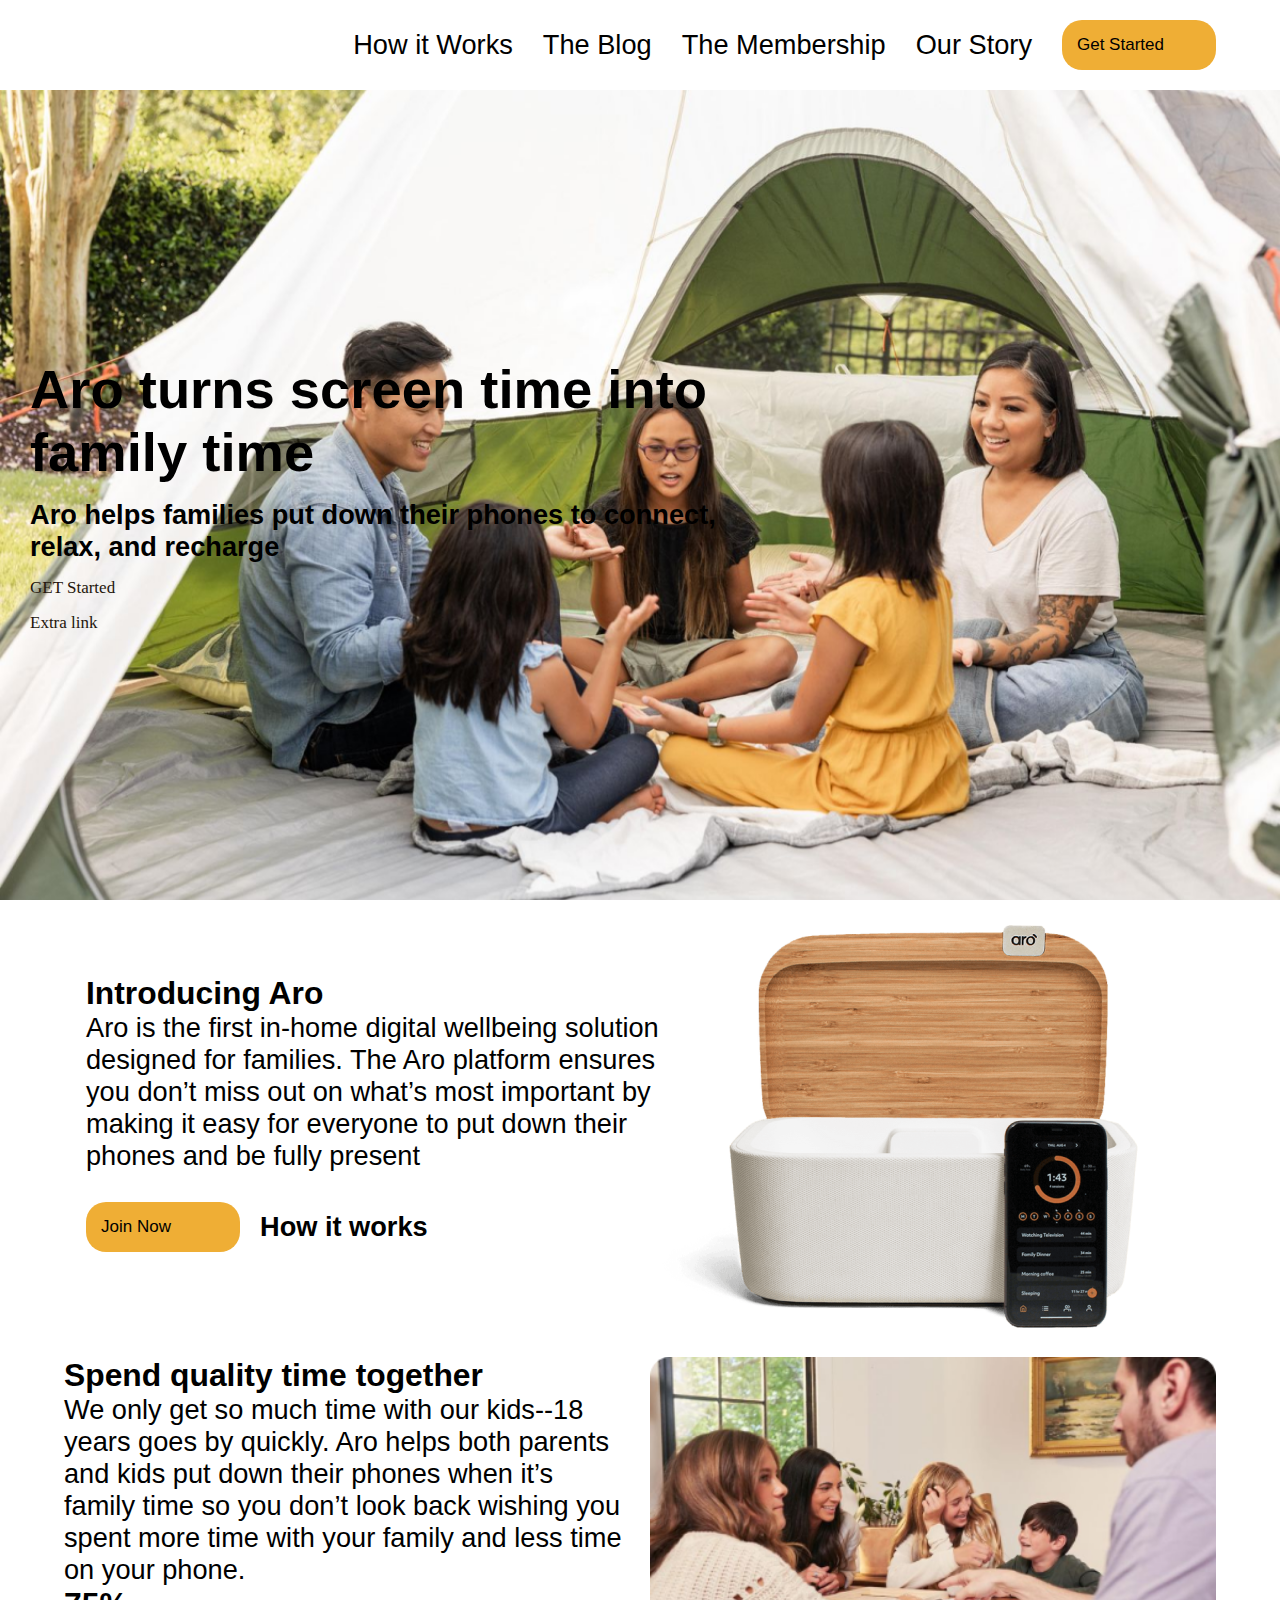
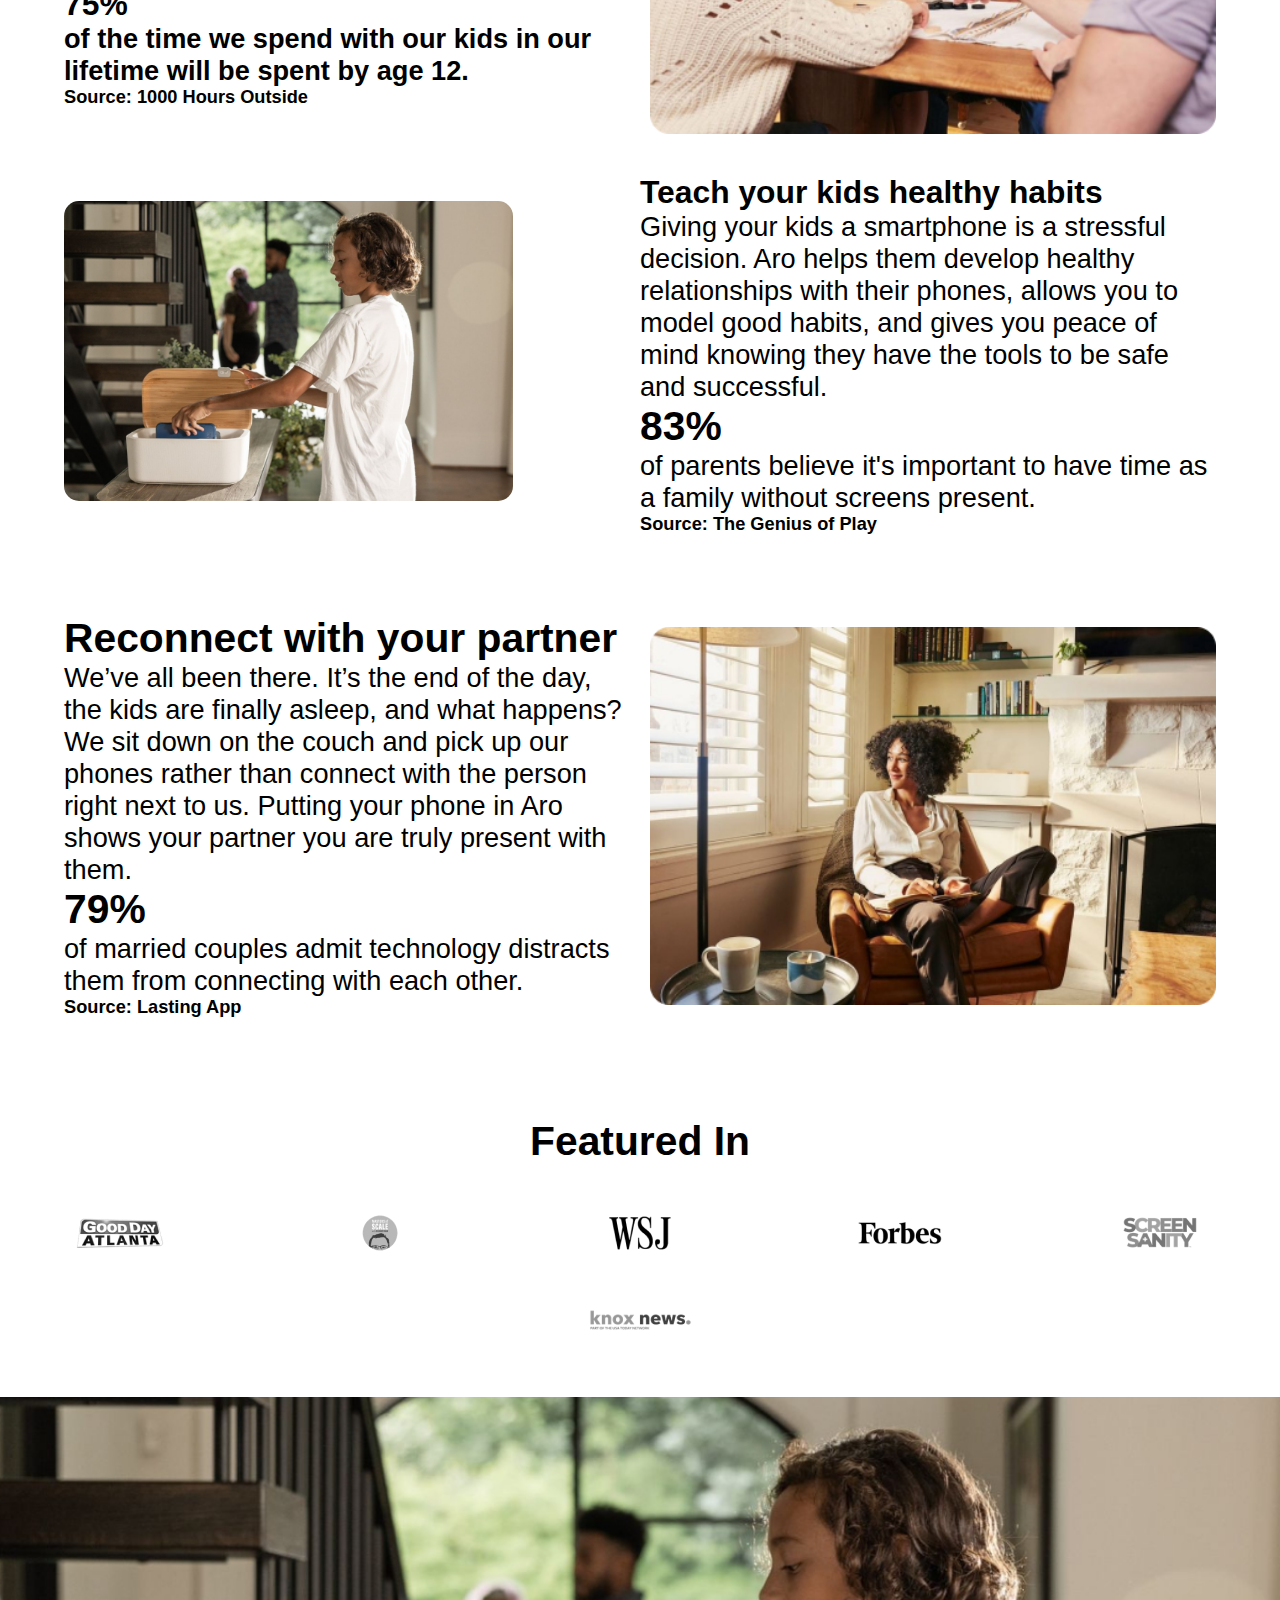
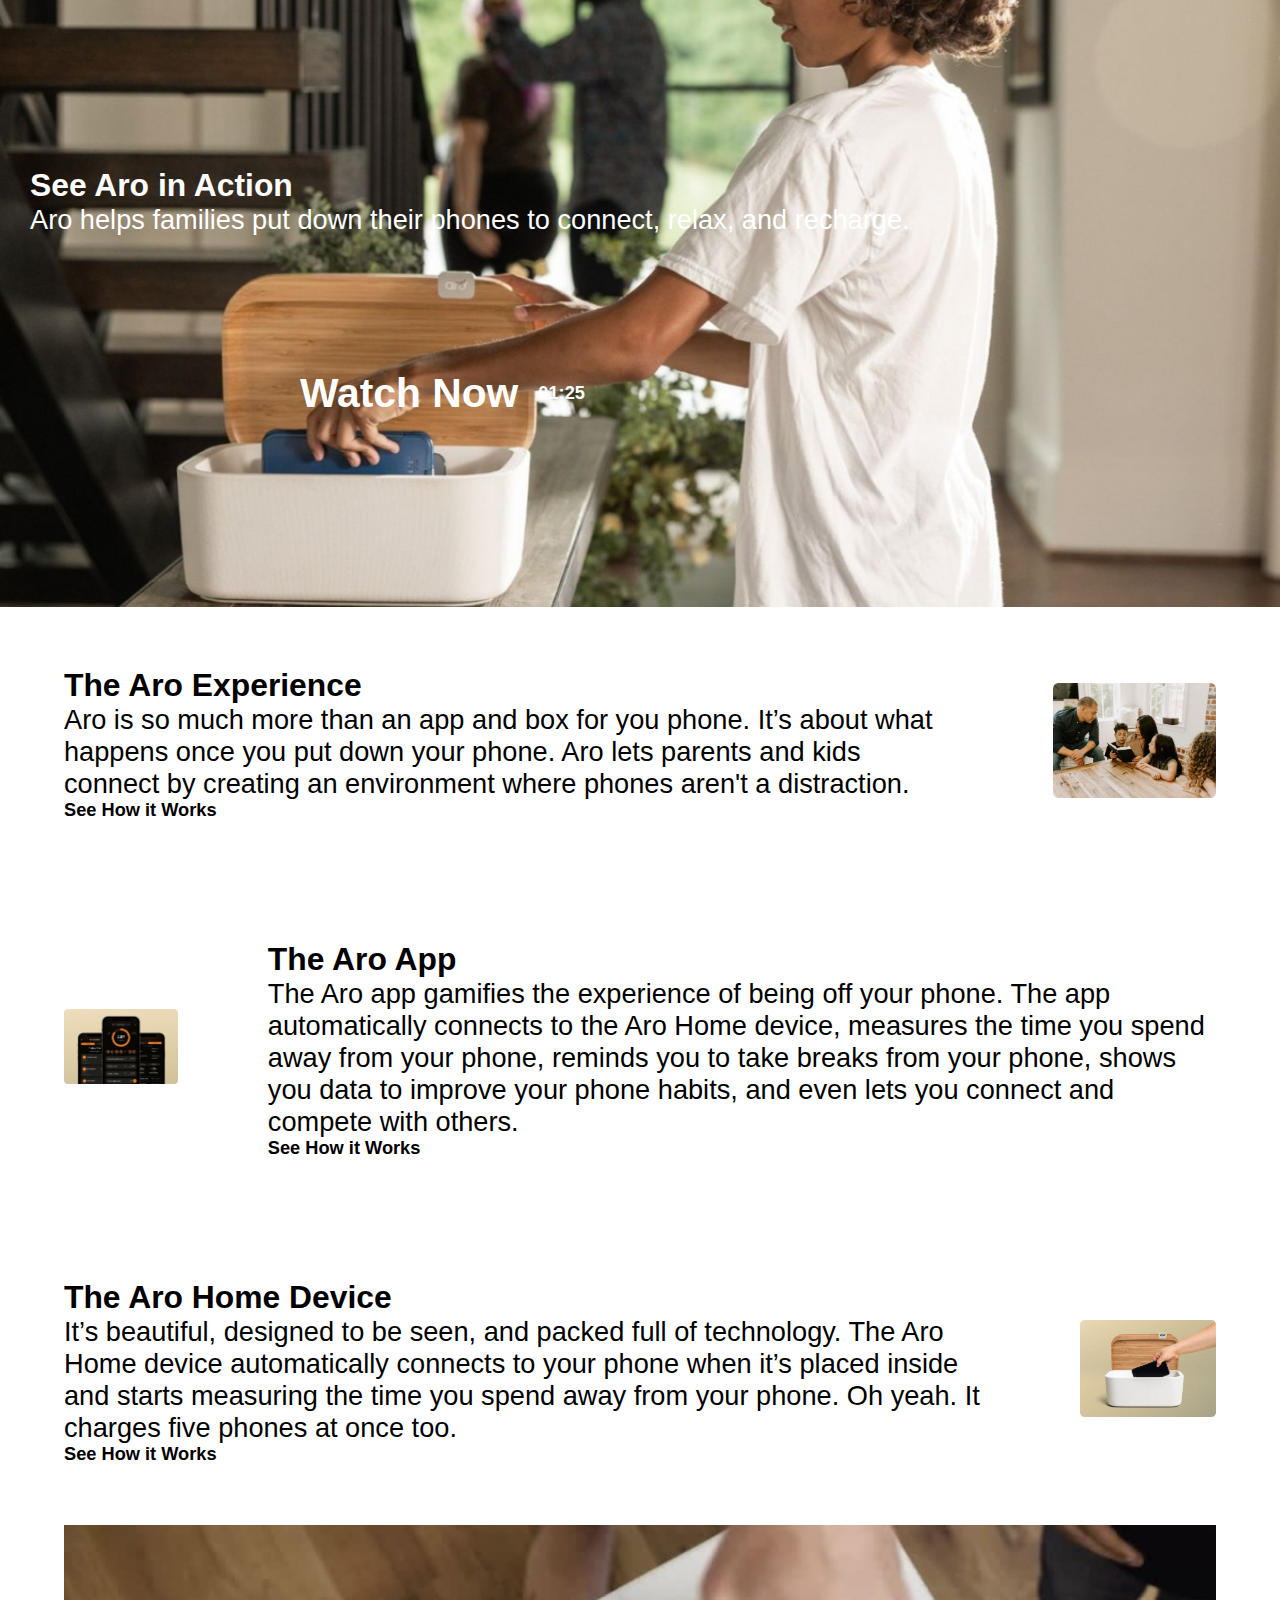
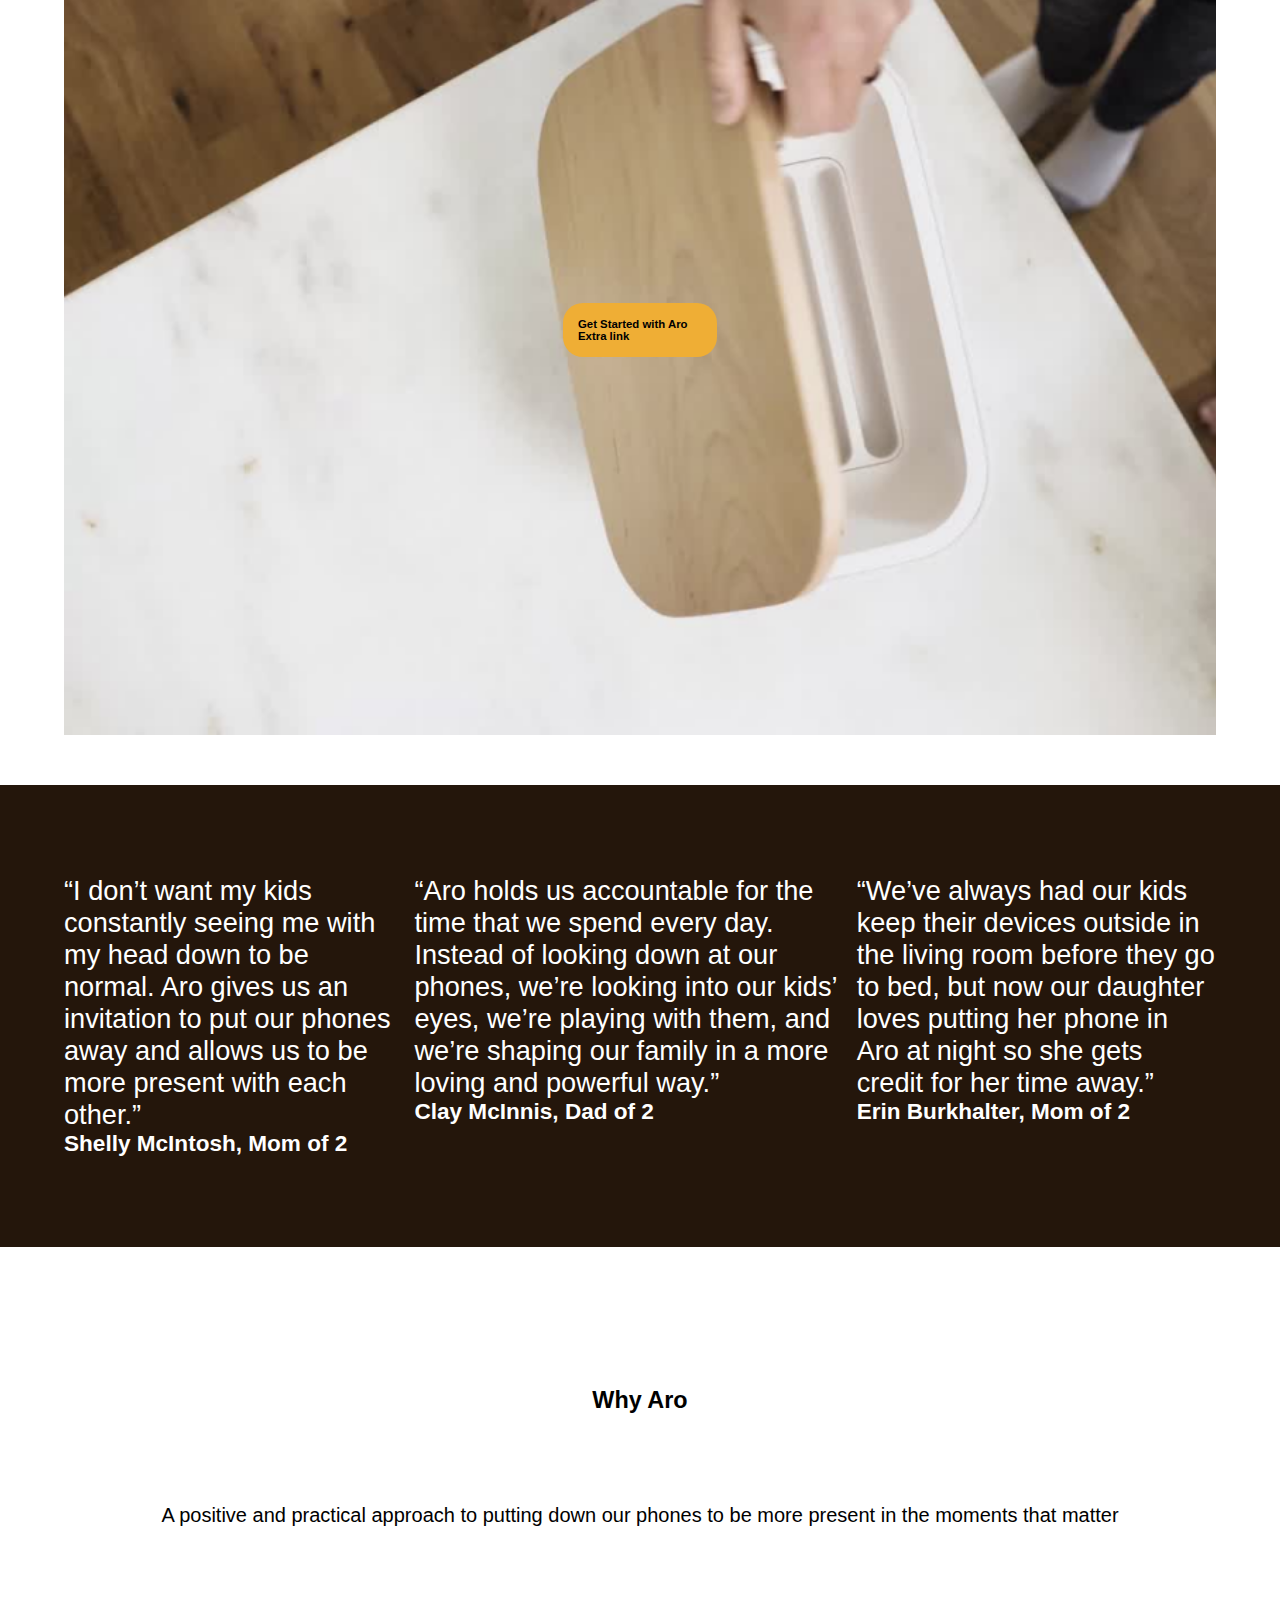
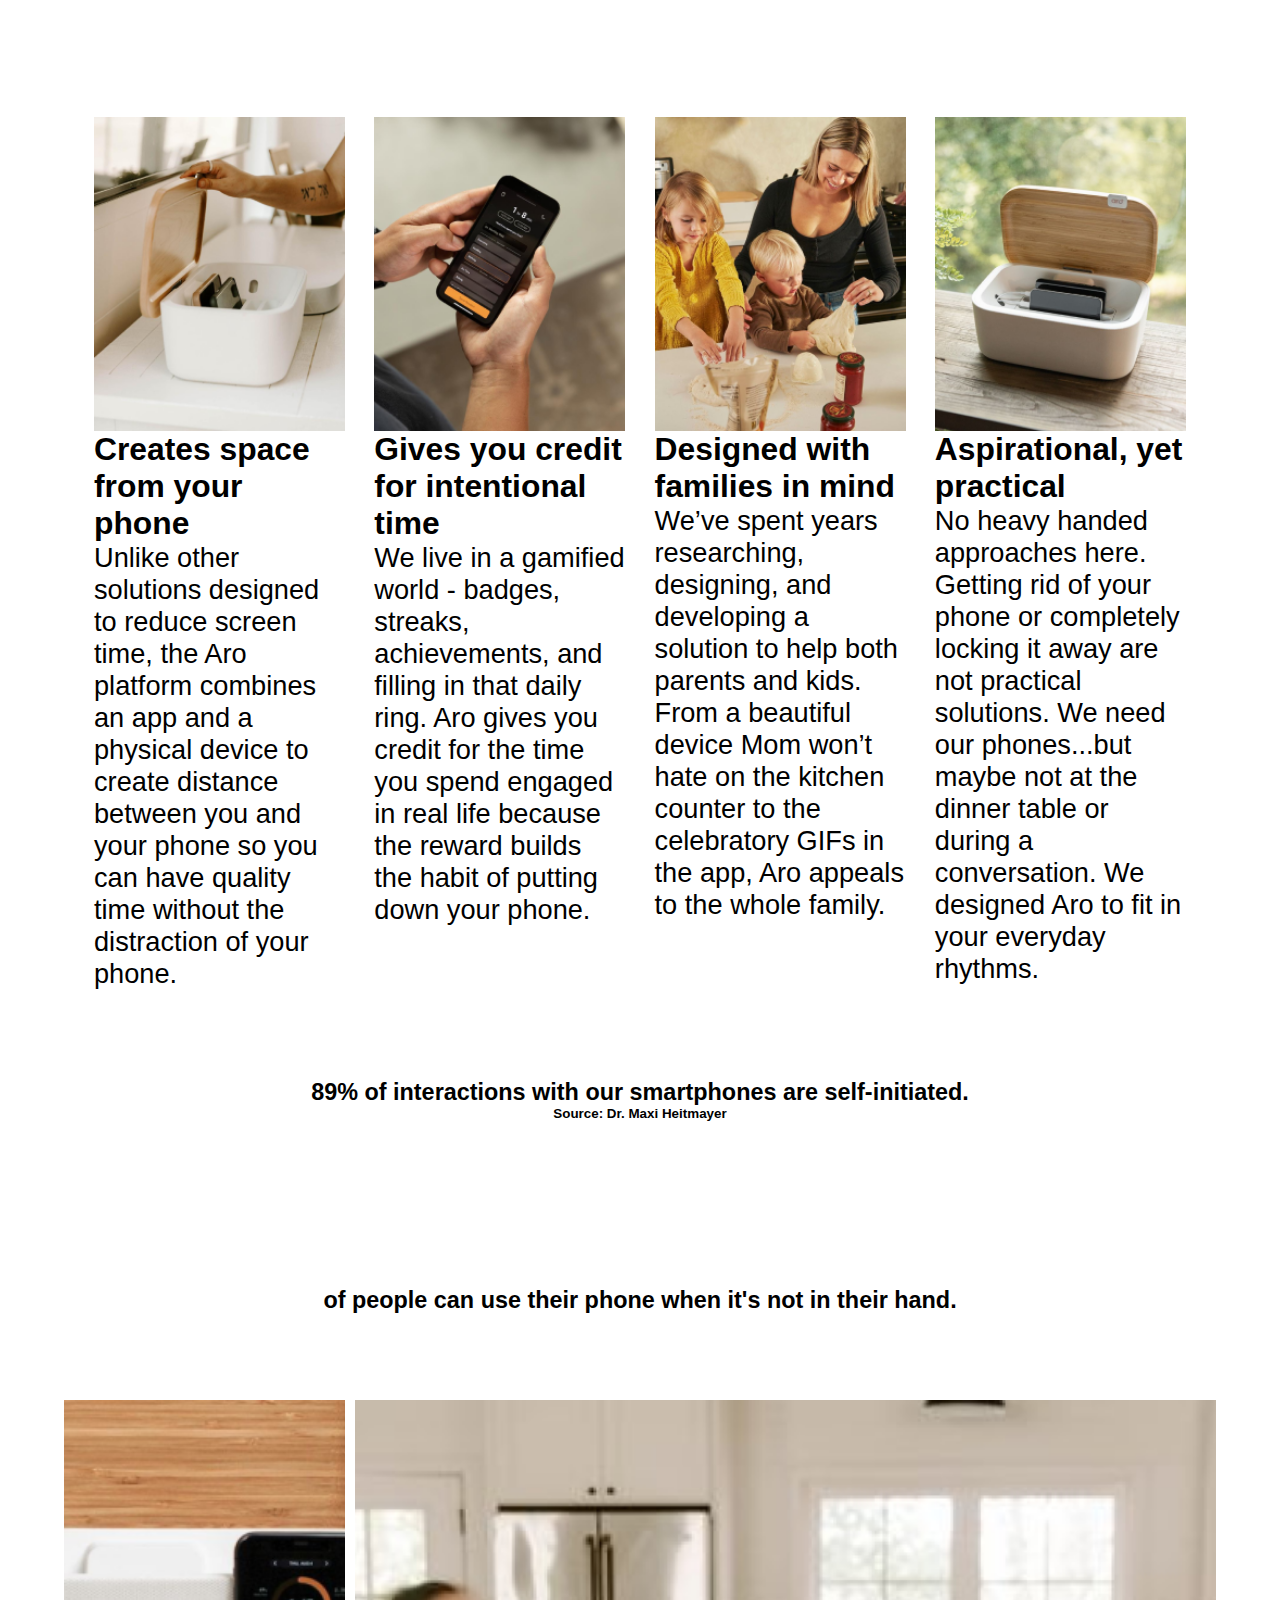
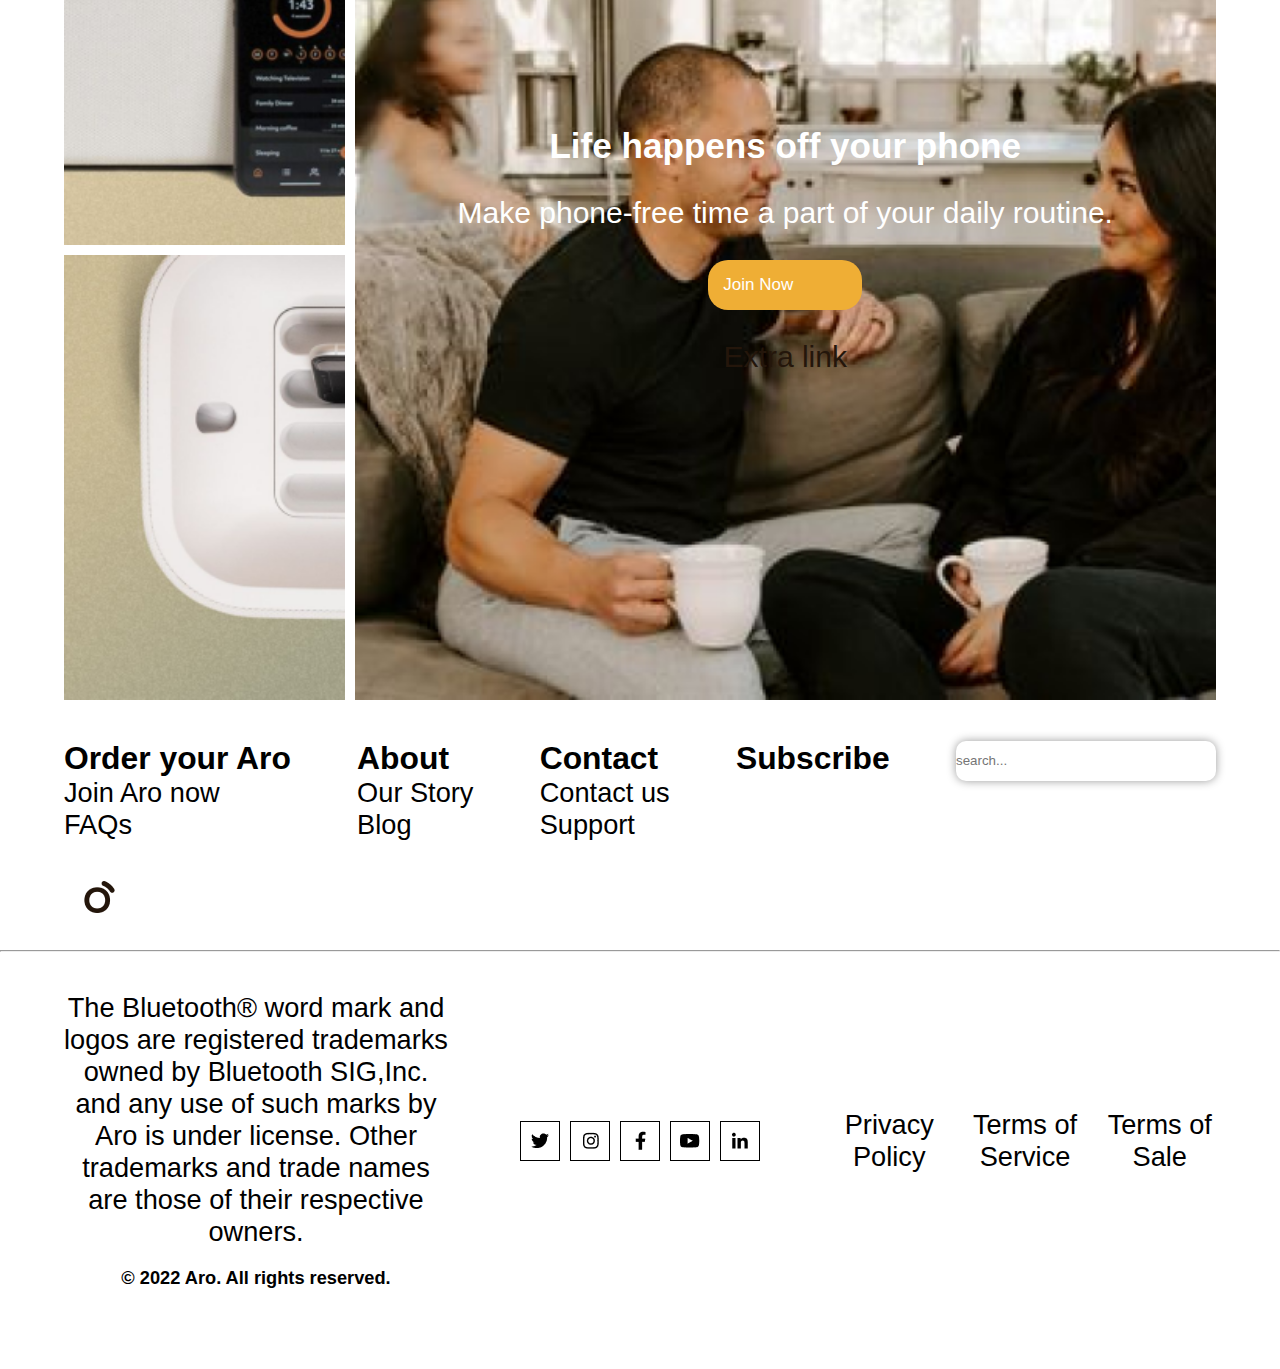
<file: figma2res/index.html>
<!DOCTYPE html>
<html lang="en">
  <head>
    <meta charset="UTF-8" />
    <meta name="viewport" content="width=device-width, initial-scale=1.0" />
    <title>Figma2</title>
    <link rel="stylesheet" href="./assets/styles/style.css" />
    <link
      rel="stylesheet"
      href="https://cdnjs.cloudflare.com/ajax/libs/font-awesome/6.5.2/css/all.min.css"
    />
  </head>

  <body>
    <div class="container">
      <header>
        <div class="nav-box">
          <nav>
            <a class="navlink" href="#">How it Works</a>
            <a class="navlink" href="#">The Blog</a>
            <a class="navlink" href="#">The Membership</a>
            <a class="navlink" href="#">Our Story</a>
            <a class="button">Get Started</a class="button">
          </nav>
          <nav id="mobile-nav">
            <i class="fa-solid fa-x"></i>
            <a class="navlink" href="#">How it Works</a>
            <a class="navlink" href="#">The Blog</a>
            <a class="navlink" href="#">The Membership</a>
            <a class="navlink" href="#">Our Story</a>
            <a class="button">Get Started</a class="button">
          </nav>
          <i class="fa-solid fa-bars"></i>
        </div>
      </header>
    </div>
    <div class="bg">
      <div class="text">
        <h1>Aro turns screen time into family time</h1>
        <h4>
          Aro helps families put down their phones to connect, relax, and
          recharge
        </h4>
        <a href="https://www.instagram.com/">GET Started</a>
        <a href="#">Extra link </a>
      </div>
    </div>
    <!--Introducing Aro-->
    <div class="section">
      <div class="container">
        <!-- Introducing Aro-container -->
        <div class="sec-container">
          <!-- left-box -->
          <div class="leftbox">
            <h3>Introducing Aro</h3>
            <p>
              Aro is the first in-home digital wellbeing solution designed for
              families. The Aro platform ensures you don’t miss out on what’s
              most important by making it easy for everyone to put down their
              phones and be fully present
            </p>
            <div class="joinnow">
              <a class="button">Join Now</a class="button">
              <h4>How it works</h4>
            </div>
          </div>
          <!-- right-box -->
          <div class="rightbox">
            <img src="./assets/images/IMAGE (1).png" alt="Phonphoto" />
          </div>
        </div>
      </div>
    </div>
    <!--Spend quality-->
    <div class="section2">
      <div class="container">
        <!-- Spend quality-container -->
        <div class="sec2-container">
          <!-- left-box -->
          <div class="leftbox2">
            <div class="text2">
              <h3>Spend quality time together</h3>
              <p>
                We only get so much time with our kids--18 years goes by
                quickly. Aro helps both parents and kids put down their phones
                when it’s family time so you don’t look back wishing you spent
                more time with your family and less time on your phone.
              </p>
              <h3>75%</h3>
              <h4>
                of the time we spend with our kids in our lifetime will be spent
                by age 12.
              </h4>
              <h6>Source: 1000 Hours Outside</h6>
            </div>
          </div>
          <!-- right-box -->
          <div class="rightbox2">
            <img src="./assets/images/IMAGE (18).png" alt="photo" />
          </div>
        </div>
      </div>
    </div>
    <!--Teach your kids-->

    <div class="section3">
      <div class="container">
        <div class="sec3-container">
          <div class="leftbox3">
            <img src="./assets/images/IMAGE (6).png" alt="" />
          </div>
          <div class="rightbox3">
            <div class="text3">
              <h3>Teach your kids healthy habits</h3>
              <p>
                Giving your kids a smartphone is a stressful decision. Aro helps
                them develop healthy relationships with their phones, allows you
                to model good habits, and gives you peace of mind knowing they
                have the tools to be safe and successful.
              </p>
              <h2>83%</h2>
              <p>
                of parents believe it's important to have time as a family
                without screens present.
              </p>
              <h6>Source: The Genius of Play</h6>
            </div>
          </div>
        </div>
      </div>
    </div>
    <div class="section4">
      <div class="container">
        <div class="sec4-container">
          <div class="leftbox4">
            <div class="text4">
              <h2>Reconnect with your partner</h2>
              <p>
                We’ve all been there. It’s the end of the day, the kids are
                finally asleep, and what happens? We sit down on the couch and
                pick up our phones rather than connect with the person right
                next to us. Putting your phone in Aro shows your partner you are
                truly present with them.​
              </p>
              <h2>79%</h2>
              <p>
                of married couples admit technology distracts them from
                connecting with each other.
              </p>
              <h6>Source: Lasting App</h6>
            </div>
          </div>
          <div class="rightbox4">
            <img src="./assets/images/IMAGE (5).png" alt="" />
          </div>
        </div>
      </div>
    </div>
    <!-- sec5 -->
    <div class="section5">
      <div class="text5">
        <h2>Featured In</h2>
      </div>
      <div class="icons">
        <img src="./assets/icons/IMAGE (19).png" alt="" />
        <img src="./assets/icons/IMAGE (20).png" alt="" />
        <img src="./assets/icons/IMAGE (21).png" alt="" />
        <img src="./assets/icons/IMAGE (23).png" alt="" />
        <img src="./assets/icons/IMAGE (24).png" alt="" />
      </div>
      <div class="icon">
        <img src="./assets/icons/IMAGE (25).png" alt="" />
      </div>
    </div>
    <!-- sec6 -->
    <div class="section6">
      <div class="bg2">
        <div class="text6">
          <h3>See Aro in Action</h3>
          <p>
            Aro helps families put down their phones to connect, relax, and
            recharge.
          </p>
        </div>

        <div class="textvideo">
          <iframe
            width="250"
            height="200"
            src="https://www.youtube.com/embed/XHTrLYShBRQ?si=a8nuCyIGlyExk162"
            title="YouTube video player"
            frameborder="0"
            allow="accelerometer; autoplay; clipboard-write; encrypted-media; gyroscope; picture-in-picture; web-share"
            referrerpolicy="strict-origin-when-cross-origin"
            allowfullscreen
          ></iframe>
          <h2>Watch Now</h2>
          <h6>01:25</h6>
        </div>
      </div>
    </div>
    <!-- sec7 -->
    <div class="section7">
      <div class="container">
        <div class="sec-7">
          <div class="leftbox7">
            <h3>The Aro Experience</h3>
            <p>
              Aro is so much more than an app and box for you phone. It’s about
              what happens once you put down your phone. Aro lets parents and
              kids connect by creating an environment where phones aren't a
              distraction.
            </p>
            <h6>See How it Works</h6>
          </div>
          <div class="rightbox7">
            <img src="./assets/images/IMAGE (7).png" alt="" />
          </div>
        </div>
      </div>
    </div>
    <!-- sec8 -->
    <div class="section8">
      <div class="container">
        <div class="sec-8">
          <div class="leftbox8">
            <img src="./assets/images/IMAGE (8).png" alt="" />
          </div>
          <div class="rightbox8">
            <h3>The Aro App</h3>
            <p>
              The Aro app gamifies the experience of being off your phone. The
              app automatically connects to the Aro Home device, measures the
              time you spend away from your phone, reminds you to take breaks
              from your phone, shows you data to improve your phone habits, and
              even lets you connect and compete with others.
            </p>
            <h6>See How it Works</h6>
          </div>
        </div>
      </div>
    </div>
    <!-- sec9 -->
    <div class="section9">
      <div class="container">
        <div class="sec-9">
          <div class="leftbox9">
            <h3>The Aro Home Device</h3>
            <p>
              It’s beautiful, designed to be seen, and packed full of
              technology. The Aro Home device automatically connects to your
              phone when it’s placed inside and starts measuring the time you
              spend away from your phone. Oh yeah. It charges five phones at
              once too.
            </p>
            <h6>See How it Works</h6>
          </div>

          <div class="rightbox9">
            <img src="./assets/images/IMAGE (9).png" alt="" />
          </div>
        </div>
      </div>
    </div>
    <!-- sec10 -->
    <div class="section10">
      <div class="container">
        <div class="bg10">
          <a class="button" class="Sec10">
            <h6>Get Started with Aro</h6>
            <h6>Extra link</h6>
          </a class="button">
        </div>
      </div>
    </div>
    <div class="feedbacks">
      <div class="container">
        <div class="flex-box">
          <div class="feedback">
            <p>
              “I don’t want my kids constantly seeing me with my head down to be
              normal. Aro gives us an invitation to put our phones away and
              allows us to be more present with each other.”
            </p>
            <h5>Shelly McIntosh, Mom of 2</h5>
          </div>
          <div class="feedbackcenter">
            <p>
              “Aro holds us accountable for the time that we spend every day.
              Instead of looking down at our phones, we’re looking into our
              kids’ eyes, we’re playing with them, and we’re shaping our family
              in a more loving and powerful way.”
            </p>
            <h5>Clay McInnis, Dad of 2</h5>
          </div>
          <div class="feedbackright">
            <p>
              “We’ve always had our kids keep their devices outside in the
              living room before they go to bed, but now our daughter loves
              putting her phone in Aro at night so she gets credit for her time
              away.”
            </p>
            <h5>Erin Burkhalter, Mom of 2</h5>
          </div>
        </div>
      </div>
    </div>
    <div class="whyaro">
      <div class="container">
        <h3>Why Aro</h3>
        <div class="apositive">
          <p>
            A positive and practical approach to putting down our phones to be
            more present in the moments that matter
          </p>
        </div>
      </div>
    </div>
    <div class="fourpictures">
      <div class="container">
        <div class="cards-container">
          <div class="card">
            <img src="./assets/images/IMAGE (11).png" alt="" />

            <h3>Creates space from your phone</h3>

            <p>
              Unlike other solutions designed to reduce screen time, the Aro
              platform combines an app and a physical device to create distance
              between you and your phone so you can have quality time without
              the distraction of your phone.
            </p>
          </div>

          <div class="card">
            <img src="./assets/images/IMAGE (12).png" alt="" />

            <h3>Gives you credit for intentional time</h3>

            <p>
              We live in a gamified world - badges, streaks, achievements, and
              filling in that daily ring. Aro gives you credit for the time you
              spend engaged in real life because the reward builds the habit of
              putting down your phone.
            </p>
          </div>

          <div class="card">
            <img src="./assets/images/IMAGE (13).png" alt="" />

            <h3>Designed with families in mind</h3>

            <p>
              We’ve spent years researching, designing, and developing a
              solution to help both parents and kids. From a beautiful device
              Mom won’t hate on the kitchen counter to the celebratory GIFs in
              the app, Aro appeals to the whole family.
            </p>
          </div>

          <div class="card">
            <img src="./assets/images/IMAGE (14).png" alt="" />

            <h3>Aspirational, yet practical</h3>

            <p>
              No heavy handed approaches here. Getting rid of your phone or
              completely locking it away are not practical solutions. We need
              our phones...but maybe not at the dinner table or during a
              conversation. We designed Aro to fit in your everyday rhythms.
            </p>
          </div>
        </div>
      </div>
    </div>

    <div class="interactions">
      <div class="container">
        <h3>89% of interactions with our smartphones are self-initiated.</h3>
        <h6>Source: Dr. Maxi Heitmayer</h6>
      </div>
    </div>
    <div class="people">
      <div class="container">
        <h3>of people can use their phone when it's not in their hand.</h3>
      </div>
    </div>
    <div class="grid">
      <div class="container">
        <div class="gridcontainer">
          <div class="item"></div>
          <div class="item"></div>
          <div class="item gridtext">
            <h3>Life happens off your phone</h3>
            <p>Make phone-free time a part of your daily routine.</p>
            <a class="button">Join Now</a class="button">
            <a href="#" class="extralink">Extra link </a>
          </div>
        </div>
      </div>
    </div>
    <div class="about">
      <div class="container">
        <div class="about-container">
          <div class="order">
            <div class="aro">
              <h3>Order your Aro</h3>
            </div>
            <div class="faqs">
              <p>Join Aro now</p>
              <p>FAQs</p>
            </div>
          </div>

          <div class="about2">
            <div class="About">
              <h3>About</h3>
            </div>
            <div class="story">
              <p>Our Story</p>
              <p>Blog</p>
            </div>
          </div>
          <div class="Contact">
            <div class="contact">
              <h3>Contact</h3>
            </div>

            <div class="contactus">
              <p>Contact us</p>
              <p>Support</p>
            </div>
          </div>
          <div class="subscribe">
            <div class="sbscrb">
              <h3>Subscribe</h3>
            </div>
          </div>
          <div class="search">
            <input type="search" placeholder="search..." />
          </div>
          <div class="arrow"><img src="./assets/icons/arrow.png" alt="" /></div>
        </div>
      </div>
      <hr />
      <div class="footer">
        <div class="container">
          <div class="Footer">
            <div class="footer-item bluetooth">
              <p>
                The Bluetooth® word mark and logos are registered trademarks
                owned by Bluetooth SIG,Inc. and any use of such marks by Aro is
                under license. Other trademarks and trade names are those of
                their respective owners.
              </p>
              <h6>© 2022 Aro. All rights reserved.</h6>
            </div>
            <div class="footer-item">
              <span class="social"
                ><img src="./assets/icons/twt.png" alt="twt"
              /></span>
              <span class="social">
                <img src="./assets/icons/instagram.png" alt="instagram"
              /></span>
              <span class="social"
                ><img src="./assets/icons/fb.png" alt="fb"
              /></span>
              <span class="social">
                <img src="./assets/icons/youtube.png" alt="youtube"
              /></span>
              <span class="social"
                ><img src="./assets/icons/in.png" alt="in"
              /></span>
            </div>
            <div class="footer-item Privacy">
              <p>Privacy Policy</p>
              <p>Terms of Service</p>
              <p>Terms of Sale</p>
            </div>
          </div>
        </div>
      </div>
    </div>
  </body>
</html>
</file>
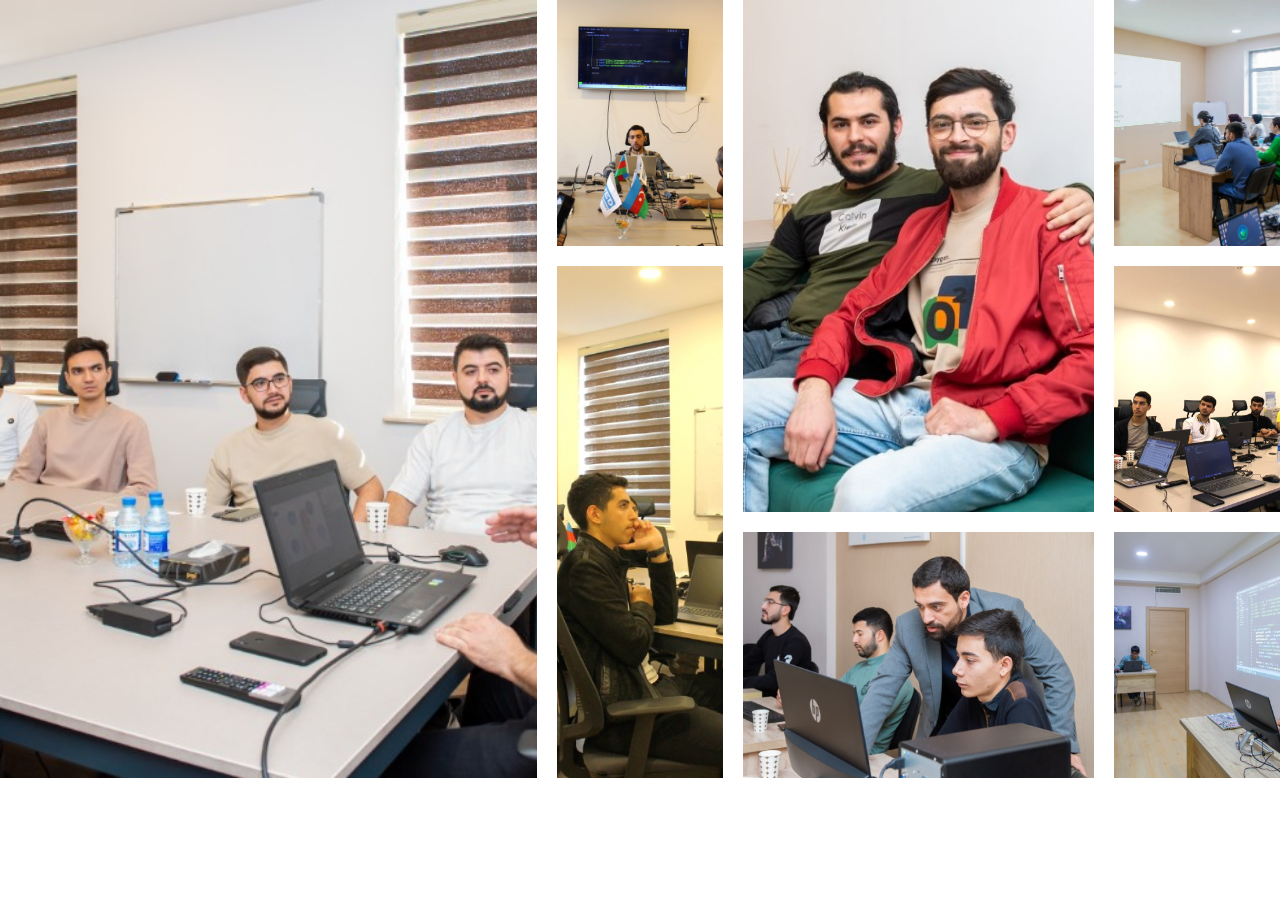
<file: fotoalbom/index.html>
<!DOCTYPE html>
<html lang="en">
<head>
    <meta charset="UTF-8">
    <meta name="viewport" content="width=device-width, initial-scale=1.0">
    <title>fotoalbom</title>
    <link rel="stylesheet" href="./style.css">
</head>
<body>
    <div class="bg">
 <div class="gridcontainer">
    <div class="item"><img src="./img1.jpg" alt=""></div>
    <div class="item"><img src="./img2.jpg" alt=""></div>
    <div class="item"><img src="./img3.jpg" alt=""></div>
    <div class="item"><img src="./img4.webp" alt=""></div>
    <div class="item"><img src="./img5.jpg" alt=""></div>
    <div class="item"><img src="./img6.jpg" alt=""></div>
    <div class="item"><img src="./img7.jpg" alt=""></div>
    <div class="item"><img src="./img8.jpg" alt=""></div>
    
 </div>

 </div>
    
</body>
</html>
</file>
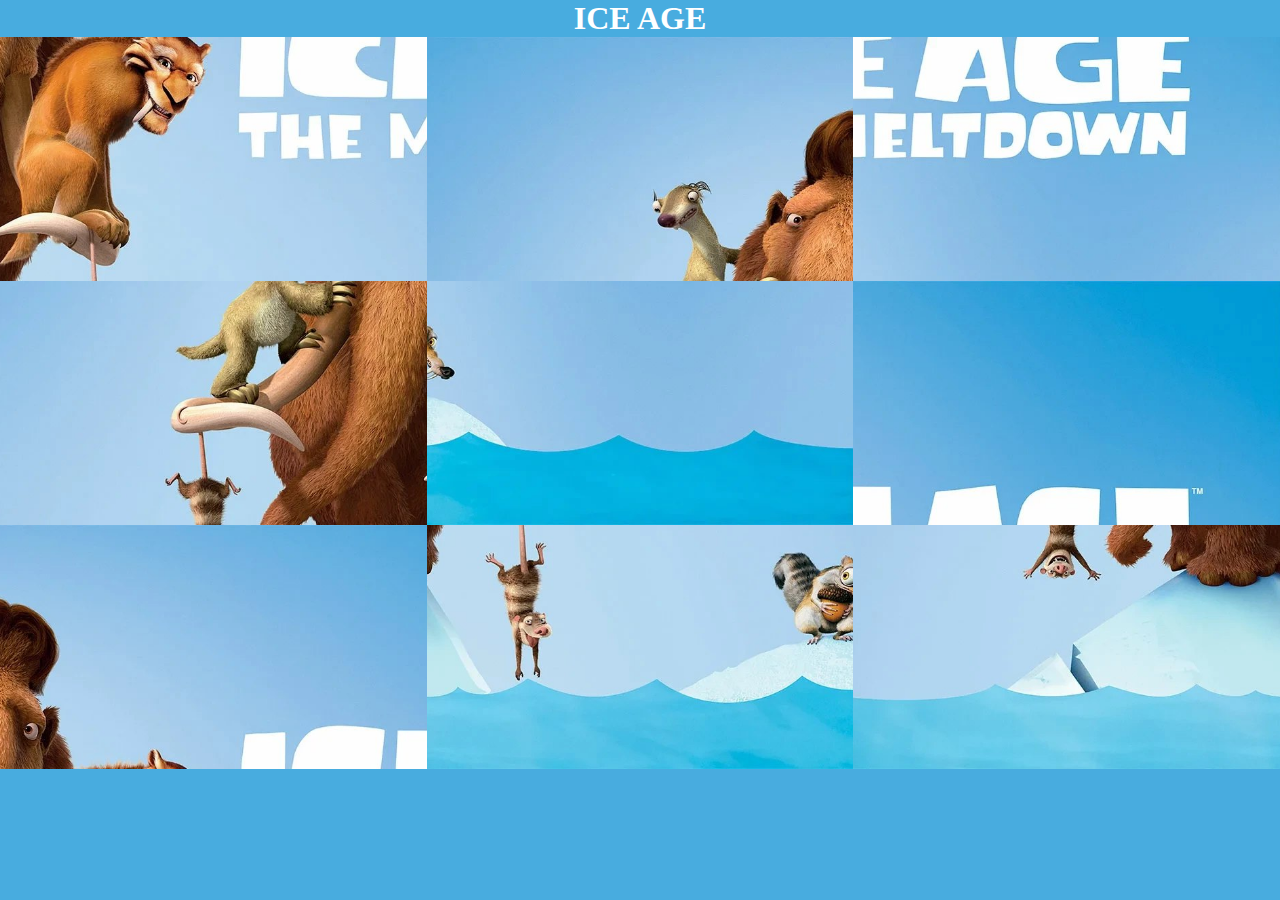
<file: iceage/index.html>
<!DOCTYPE html>
<html lang="en">
<head>
    <meta charset="UTF-8">
    <meta name="viewport" content="width=device-width, initial-scale=1.0">
    <title>iceaget</title>
    <link rel="stylesheet" href="./assets/style.css">
</head>
<body>
   <div class="bg">

       
       <h1>ICE AGE</h2>
        <div class="gridcontainer">

            <div class="image1"><img src="./assets/photo_2023-11-29_13-08-49.jpg" alt=""></div>
            <div class="image2"><img src="./assets/photo_2023-11-29_13-08-45.jpg" alt=""></div>
            <div class="image5"><img src="./assets/photo_2023-11-29_13-08-49 (2).jpg" alt=""></div>
            <div class="image3"><img src="./assets/photo_2023-11-29_13-08-48 (2).jpg" alt=""></div>
            <div class="image9"><img src="./assets/photo_2023-11-29_13-08-51.jpg" alt=""></div>
            <div class="image4"><img src="./assets/photo_2023-11-29_13-08-48.jpg" alt=""></div>
            <div class="image2"><img src="./assets/photo_2023-11-29_13-08-47.jpg" alt=""></div>
            <div class="image7"><img src="./assets/photo_2023-11-29_13-08-50 (2).jpg" alt=""></div>
            <div class="image8"><img src="./assets/photo_2023-11-29_13-08-50.jpg" alt=""></div>
            
        </div>
    </div>

</body>
</html>
</file>
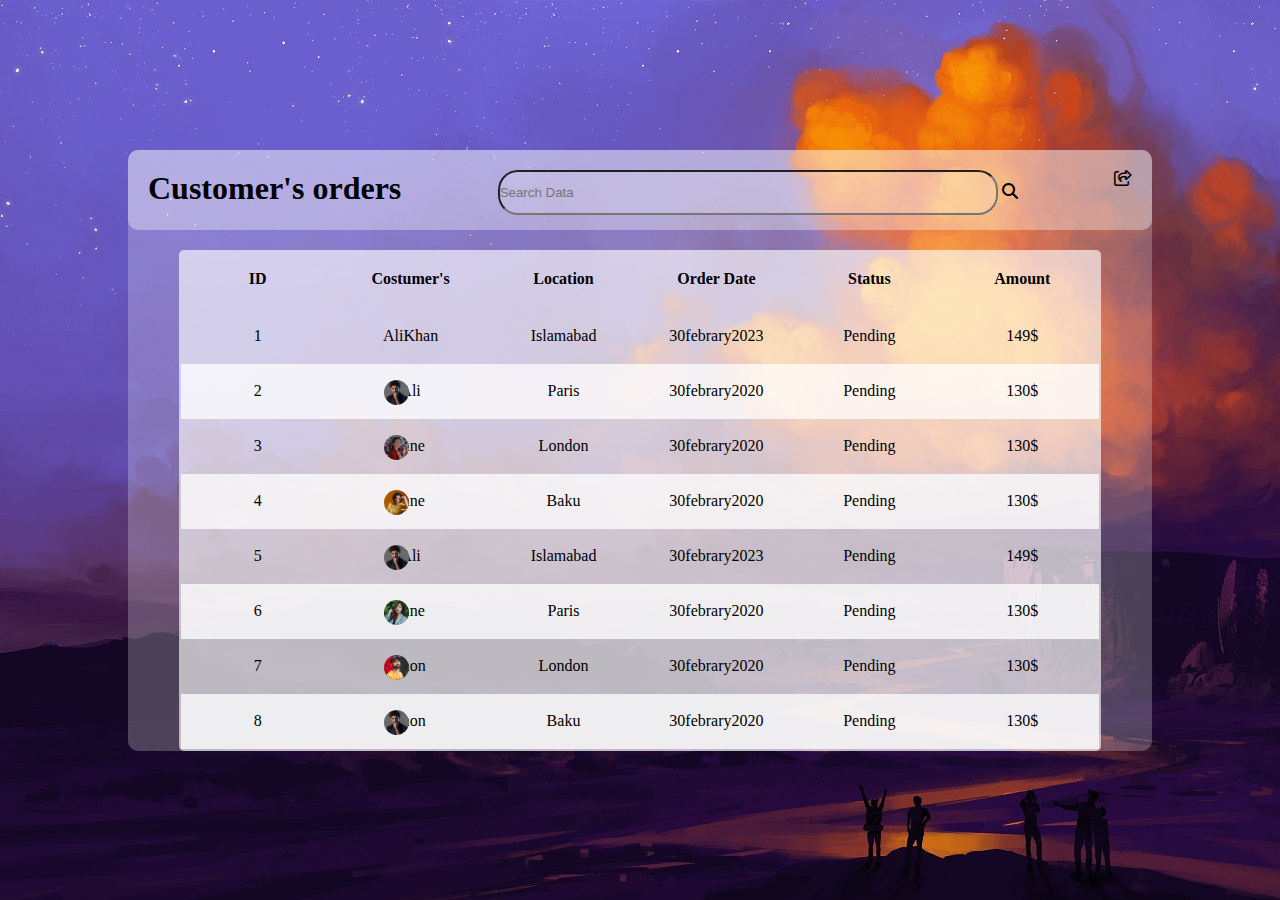
<file: table/index.html>
<!DOCTYPE html>
<html lang="en">

<head>
    <meta charset="UTF-8">
    <meta name="viewport" content="width=device-width, initial-scale=1.0">
    <title>Table</title>
    <link rel="stylesheet" href="./style.css">
    <link rel="stylesheet" href="https://cdnjs.cloudflare.com/ajax/libs/font-awesome/6.5.2/css/all.min.css">
</head>

<body>
<div class="bg">
<section>
<div class="top">
    <h1>Customer's orders</h1>
    <div class="inputcontent">
 <input placeholder="Search Data" type="text" />

<i class="fa-solid fa-magnifying-glass"></i>    
    </div>
    <i class="fa-regular fa-share-from-square"></i>
</div>

<div class="bottom">
    <table>
    
    <thead>
        
        <th>ID</th>
        <th>Costumer's</th>
        <th>Location</th>
        <th>Order Date</th>
        <th>Status</th>
        <th>Amount</th>
        
        
    </div>
</thead>
        <tbody>
            <tr>
                <td><img src="./user-1.jpg" alt="photo">1</td>
                <td>AliKhan</td>
                <td>Islamabad</td>
                <td>30febrary2023</td>
                <td>Pending</td>
                <td>149$</td>
            </tr>
            <tr>
                <td><img src="./user-2.jpg" alt="photo">2</td>
                <td>Ali</td>
                <td>Paris</td>
                <td>30febrary2020</td>
                <td>Pending</td>
                <td>130$</td>
            </tr>
            <tr>
                <td><img src="./user-6.jpg">3</td>
                <td>Jane</td>
                <td>London</td>
                <td>30febrary2020</td>
                <td>Pending</td>
                <td>130$</td>
            </tr>
            <tr>
                <td><img src="./user-1.jpg" alt="">4</td>
                <td>Jane</td>
                <td>Baku</td>
                <td>30febrary2020</td>
                <td>Pending</td>
                <td>130$</td>
            </tr>
            <tr>
                <td><img src="./user-3.jpg" alt="">5</td>
                <td>Ali</td>
                <td>Islamabad</td>
                <td>30febrary2023</td>
                <td>Pending</td>
                <td>149$</td>
            </tr>
            <tr>
                <td><img src="./user-5.jpg" alt="">6</td>
                <td>Jane</td>
                <td>Paris</td>
                <td>30febrary2020</td>
                <td>Pending</td>
                <td>130$</td>
            </tr>
            <tr>
                <td><img src="./user-1.jpg" alt="">7</td>
                <td>Jhon</td>
                <td>London</td>
                <td>30febrary2020</td>
                <td>Pending</td>
                <td>130$</td>
            </tr>
            <tr >
                <td>8</td>
                <td>Jhon</td>
                <td>Baku</td>
                <td>30febrary2020</td>
                <td>Pending</td>
                <td>130$</td>
            </tr>
        </tbody>
    </table>
        
        
    
        
        
        
    
    
    
    
    
    
    
</section>
</div>
</body>

</html>
</file>
<file: figma2res/assets/styles/style.css>
:root {
  font-size: calc(1.5vw + 8px);
}
* {
  margin: 0;
  padding: 0;
  box-sizing: border-box;
  font-family: sans-serif;
}
img,
img * {
  object-fit: cover;
  max-width: 100%;
}

.container {
  width: 90%;
  /* max-width: 100%; */
  margin: 0 auto;
}

.nav-box > nav {
  display: flex;
  gap: 30px;
  justify-content: right;
  align-items: center;
  padding: 20px 0;
}
.nav-box {
  position: relative;
}

.navlink {
  text-decoration: none;
  color: black;
}
.button {
  border: none;
  background-color: #efae35;
  border-radius: 20px;
  padding: 15px;
  font-size: 17px;
  width: 154px;
  text-decoration: none;
}

.bg {
  background-image: url(../images/IMAGE.png);
  width: 100%;
  height: 90vh;
  background-repeat: no-repeat;
  background-size: cover;
  display: flex;
  align-items: center;
  padding-left: 30px;
}

.text {
  display: flex;
  flex-direction: column;
  gap: 15px;
  width: 60%;
}

.text > a {
  font-family: Roboto;
  font-size: 17px;
  font-weight: 400;
  text-decoration: none;
  color: #24160b;
}
.section {
  display: flex;
  justify-content: center;
  align-items: center;
}
.section > button {
  color: #efae35;
}
.leftbox {
  width: 50%;
}

.leftright {
  width: 50%;
}
.sec-container {
  display: flex;
  justify-content: center;
  align-items: center;
}
.section2 {
  display: flex;
  justify-content: center;
  align-items: center;
}
.joinnow {
  display: flex;
  gap: 20px;
  padding: 30px 0;
  align-items: center;
}
.sec2-container {
  display: flex;
  gap: 20px;
}
.leftbox2 {
  width: 50%;
}
.rightbox2 {
  display: flex;
  justify-content: center;
  width: 50%;
  border-radius: 15px;
}
.rightbox2 img,
.rightbox3 img,
.rightbox4 img {
  width: 100%;
  height: 100%;
}
.section3 {
  display: flex;
  align-items: center;
  padding: 40px 0;
}

.leftbox3 > img {
  width: 300 px;
  height: 300px;
  border-radius: 15px;
  object-fit: cover;
}

.sec3-container {
  display: flex;
  gap: 40px;
  justify-content: space-between;
  align-items: center;
}

.rightbox3 {
  width: 50%;
  flex-direction: column;
}
.sec4-container {
  display: flex;
  gap: 20px;
  justify-content: space-between;
  align-items: center;
  padding: 40px 0;
}
.rightbox4 {
  width: 50%;
  display: flex;
  justify-content: center;
}
.leftbox4 {
  display: flex;
  width: 50%;
}
.section5 {
  padding: 60px 0;
}
.text5 {
  display: flex;
  justify-content: center;
  text-align: center;
  align-items: center;
}
.icons {
  display: flex;
  justify-content: space-around;
  padding: 50px 0;
  flex-wrap: wrap;
  gap: 20px;
}
.icon {
  display: flex;
  justify-content: center;
  align-items: center;
}
.bg2 {
  background-image: url("../images/IMAGE\ \(6\).png");
  width: 100%;
  height: 90vh;
  background-repeat: no-repeat;
  background-size: cover;
  display: flex;
  align-items: center;
  padding-left: 30px;
}
.text6 {
  color: white;
}
.textvideo {
  position: absolute;
  margin-top: 30%;
  color: white;
  display: flex;
  align-items: center;
  gap: 20px;
}
.section7 {
  display: flex;
  justify-content: center;
  align-items: center;
  padding: 60px 0;
}
.sec-7 {
  display: flex;
  gap: 90px;
  align-items: center;
}
.section8 {
  display: flex;
  justify-content: center;
  align-items: center;
  padding: 60px 0;
}
.sec-8 {
  display: flex;
  align-items: center;
  gap: 90px;
}
.section9 {
  display: flex;
  justify-content: center;
  align-items: center;
  padding: 60px 0;
}
.sec-9 {
  display: flex;
  align-items: center;
  gap: 90px;
}
.bg10 {
  background-image: url("../images/IMAGE\ \(10\).png");
  width: 100%;
  height: 90vh;
  background-repeat: no-repeat;
  background-size: cover;
  display: flex;
  align-items: center;
  justify-content: center;
  padding-left: 0;
}
.Sec10 {
  color: #24160b;
  position: absolute;
  margin-left: 40%;
  background-color: #f5f8fa;
}
.feedbacks {
  padding: 90px 0;
  background-color: #24160b;
  margin: 50px 0;
}
.flex-box {
  color: white;
  display: flex;
  gap: 20px;
  justify-content: space-between;
}

.whyaro {
  display: flex;
  justify-content: center;
  align-items: center;
  text-align: center;
  padding: 90px 0;
  font-size: 20px;
}

.apositive {
  padding: 90px;
}
.photos {
  display: flex;
  justify-content: space-between;
}
.cards-container {
  display: flex;
  justify-content: space-between;
  gap: 20px;
  padding: 10px 30px;
  flex-wrap: wrap;
}
.card {
  max-width: 23%;
  display: flex;
  flex-direction: column;
}
.card img {
  object-fit: cover;
}
/* .card p {
  width: 100%;
  overflow: hidden;
  white-space: nowrap;
  text-overflow: ellipsis;
} */
.interactions {
  display: flex;
  justify-content: center;
  align-items: center;
  text-align: center;
  height: 200px;
  font-size: 20px;
  background-color: #fff;
}
.people {
  display: flex;
  justify-content: center;
  align-items: center;
  text-align: center;
  height: 200px;
  font-size: 20px;
  background-color: #fff;
}
.gridcontainer {
  height: 100vh;
  display: grid;
  gap: 10px;
  object-fit: cover;
  grid-template-columns: repeat(4, 1fr);
  grid-template-rows: repeat(2, 1fr);
}
.item {
  background-size: cover;
  background-repeat: no-repeat;
}
.item:first-child {
  background-image: url("../images/IMAGE\ \(15\).png");
  grid-column-start: 1;
  grid-column-end: 2;
  grid-row-start: 1;
  grid-row-end: 2;
}
.item:nth-child(2) {
  background-image: url("../images/IMAGE\ \(16\).png");
  grid-column-start: 1;
  grid-column-end: 2;
  grid-row-start: 2;
  grid-row-end: -1;
}
.item:last-child {
  background-image: url("../images/IMAGE\ \(17\).png");
  grid-column-start: 2;
  grid-column-end: -1;
  grid-row-start: 1;
  grid-row-end: -1;
}
.gridtext {
  display: flex;
  justify-content: center;
  align-items: center;
  flex-direction: column;
  gap: 30px;
  color: white;
  font-size: 30px;
}
.extralink {
  text-decoration: none;
  color: #24160b;
}
.about {
  padding: 40px 0;
}

.about-container {
  display: flex;
  gap: 40px;
  justify-content: space-between;
  padding-bottom: 30px;
  flex-wrap: wrap;
}
.Footer {
  padding: 40px 0;
  display: flex;
  justify-content: space-between;
  align-items: center;
}

.footer-item {
  width: calc(100% / 3);
  text-align: center;
}
.footer-item .social {
  width: 40px;
  height: 40px;
  border: 1px solid;
}
.social image {
  object-fit: cover;
  
}
.footer-item>span{
  display: flex;
  justify-content: center;
  align-items: center;
}
input {
  height: 40px;
  width: 260px;
  border-radius: 10px;
  border: none;
  outline: none;
  box-shadow: 0 0 10px rgba(0, 0, 0, 0.4);
}
.bluetooth h6 {
  margin-top: 20px;
}
.footer-item:nth-child(2),
.footer-item:last-child {
  display: flex;
  align-items: center;
  justify-content: center;
  gap: 10px;
}
#mobile-nav {
  display: flex;
  flex-direction: column;
  display: none;
}
#mobile-nav > .navlink {
  display: block;
}
.fa-bars,
::before {
  display: none;
  position: absolute;
  right: 0%;
  top: 40%;
  font-size: 23px;
}

@media (max-width: 925px) {
  .nav-box a {
    display: none;
  }

  .fa-bars,
  ::before {
    display: block;
  }
}
@media (max-width: 768px) {
  .sec-container,
  .sec2-container,
  .sec3-container,
  .sec4-container,
  .sec-7,
  .sec-8,
  .sec-9 {
    flex-direction: column;
  }
  .sec-container .leftbox,
  .sec2-container .leftbox2,
  .sec3-container .leftbox3,
  .sec4-container .leftbox4,
  .sec-container .rightbox,
  .sec2-container .rightbox2,
  .sec3-container .rightbox3,
  .sec4-container .rightbox4,
  .sec-7 .leftbox7,
  .sec-7 .rightbox7 {
    width: 100%;
  }
  .textvideo {
    margin-top: 50%;
  }
  .cards-container {
    flex-direction: column;
  }
  .cards-container .card {
    max-width: 100%;
  }
  .gridcontainer {
    grid-template-columns: repeat(3, 1fr);
  }
  .Footer {
    flex-direction: column;
    gap: 30px;
  }
  .footer-item {
    width: 100%;
  }
}
@media (max-width: 596px) {
  .textvideo {
    margin-top: 85%;
    gap: 5px;
  }
  .gridcontainer {
    grid-template-columns: repeat(1, 1fr);
    grid-template-rows: repeat(3, auto);
    height: 150vh;
  }
  .item:last-child {
    grid-column-start: 1;
    grid-column-end: -1;
    grid-row-start: 1;
    grid-row-end: 2;
  }
  .item:nth-child(2) {
    grid-column-start: 1;
    grid-column-end: -1;
    grid-row-start: 2;
    grid-row-end: 3;
  }
  .item:first-child {
    grid-column-start: 1;
    grid-column-end: -1;
    grid-row-start: 3;
    grid-row-end: -1;
  }
}
</file>
<file: fotoalbom/style.css>
*{
    margin: 0; 
    padding: 0;
    box-sizing: border-box;
}
.bg{
    background-color: #fff;
    height: 100vh;
}

.gridcontainer{
    display: flex;
   gap: 20px;
    display: grid;
  grid-template-columns: repeat(7,1fr);
  grid-template-rows: repeat(3,1fr);
}

.item:first-child{
    grid-column-start: 1;
    grid-column-end:4;
    grid-row-start: 1;
    grid-row-end: 4;
}
.item:nth-child(3){
    grid-column-start: 5;
    grid-column-end:7;
    grid-row-start: 1;
    grid-row-end: 3;
}

.item:nth-child(6){
    grid-column-start: 4;
    grid-column-end:5;
    grid-row-start: 2;
    grid-row-end: 4;
}
.item:nth-child(7){
    grid-column-start: 5;
    grid-column-end:7;
    grid-row-start: 3;
    grid-row-end: -1;
}


img{
    width: 100%;
    height: 100%;
   object-fit:cover;
}
</file>
<file: iceage/assets/style.css>
*{
    margin: 0;
    padding: 0;
    box-sizing: border-box;
}
.bg{
    height:100vh;
    background-color: #48acdf
    
}

h1{
    display: flex;
    justify-content: center;
    text-align: center;
    color: white;
}
.gridcontainer{
 
    display: grid;
  grid-template-columns: repeat(3,1fr);
  grid-template-rows: repeat(3,1fr);
  
  
}

.image:first-child{
    grid-column-start: 1;
    grid-column-end:2;
    grid-row-start: 1;
    grid-row-end: 2;
}
.image:nth-child(2){
    grid-column-start: 2;
    grid-column-end:3;
    grid-row-start: 1;
    grid-row-end: 3;
}

.image:nth-child(3){
    grid-column-start: 4;
    grid-column-end:5;
    grid-row-start: 2;
    grid-row-end: 4;
}
.image:nth-child(4){
    grid-column-start: 5;
    grid-column-end:7;
    grid-row-start: 3;
    grid-row-end: -1;
}
.image:nth-child(5){
    grid-column-start: 1;
    grid-column-end:4;
    grid-row-start: 1;
    grid-row-end: 4;
}
.image:nth-child(6){
    grid-column-start: 5;
    grid-column-end:7;
    grid-row-start: 1;
    grid-row-end: 3;
}

.image:nth-child(7){
    grid-column-start: 4;
    grid-column-end:5;
    grid-row-start: 2;
    grid-row-end: 4;
}
.image:nth-child(8){
    grid-column-start: 5;
    grid-column-end:7;
    grid-row-start: 1;
    grid-row-end: 3;
}

.image:nth-child(9){
    grid-column-start: 4;
    grid-column-end:5;
    grid-row-start: 2;
    grid-row-end: 4;
}


img{
    width: 100%;
    height: 100%;
   object-fit:cover;
}
</file>
<file: table/style.css>
*{
    padding: 0;margin: 0;
    box-sizing: border-box;
}
.bg{
    background-image: url(./table-bg.jpg);
    background-repeat: no-repeat;
    height: 100vh;
    display: grid;
    place-items: center;
  
}
section{
    width: 80%;
   
    background-color: #ffffff3c;
    border-radius: 10px;

}

.top{
    padding: 20px;
background-color:#ffffff59;
height: 80px;
border-radius: 10px;
display: flex;
justify-content: space-between;
text-align: center;

}

input{
  position: relative;
  height: 45px;
  width: 500px;
  border-radius: 20px;
  background-color: #ffffff31;
 
 

 
}
.fa-solid fa-magnifying-glass{
    position: absolute;
    display: flex;
    margin-left: 50px;

}
.fa-regular fa-share-from-square{
    background-color: #ffffff31;
}
.bottom{
    display: flex;
    justify-content: center;
 padding-top: 20px;

}
table{
  width: 90%;
    background-color:#ffffffa2;
border-radius: 5px;


}
tr{
    display: flex;
    justify-content: space-between;
    align-items: center;
    height: 55px;

}
tbody tr:nth-child(even){
    background-color:#ffffffbd ;
}
th,
td{
    width: calc(100% / 6);
    text-align: center;
}

img{
     border-radius: 50%;
     width: 25px;
     height: 25px;
     position: absolute;
     margin-left: 130px;
     margin-top: 53px;
}
</file>
